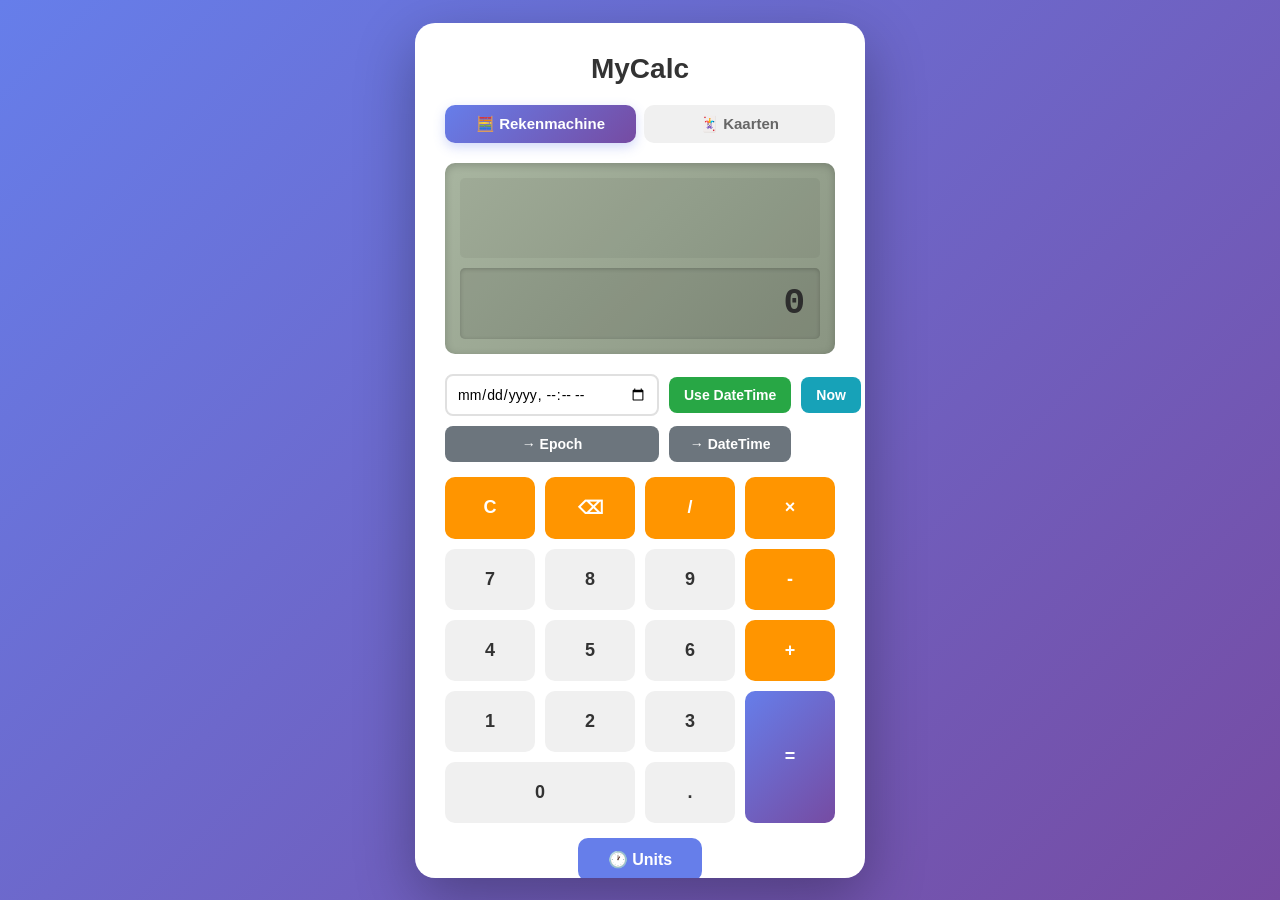
<file: index.html>
<!DOCTYPE html>
<html lang="en">
<head>
    <meta charset="UTF-8">
    <meta name="viewport" content="width=device-width, initial-scale=1.0, user-scalable=no">
    <title>Calculator</title>

    <!-- iOS Web App -->
    <meta name="apple-mobile-web-app-capable" content="yes">
    <meta name="apple-mobile-web-app-status-bar-style" content="black-translucent">
    <meta name="apple-mobile-web-app-title" content="Calculator">

    <link rel="stylesheet" href="styles.css">
</head>
<body>
    <div class="container">
        <h1>MyCalc</h1>

        <!-- Tabs -->
        <div class="tabs">
            <button class="tab active" id="tab-calc" onclick="switchTab('calculator')">🧮 Rekenmachine</button>
            <button class="tab" id="tab-cards" onclick="switchTab('cards')">🃏 Kaarten</button>
        </div>

        <!-- Calculator Section -->
        <div id="calculator-section">

        <!-- Calculator -->
        <div class="calculator-display-container">
            <div class="history-log" id="history-log"></div>
            <div class="display">
                <div class="unit-display" id="unit-display"></div>
                <div class="operator-display" id="operator-display"></div>
                <div class="datetime-display" id="datetime-display"></div>
                <input type="text" id="display" readonly value="0">
            </div>
        </div>

        <!-- DateTime Input -->
        <div class="datetime-input-section">
            <input type="datetime-local" id="datetime-input" placeholder="Select date/time">
            <button onclick="useDatetime()" class="btn-datetime">Use DateTime</button>
            <button onclick="useNow()" class="btn-now">Now</button>
            <button onclick="toEpoch()" class="btn-convert">→ Epoch</button>
            <button onclick="toDatetime()" class="btn-convert">→ DateTime</button>
        </div>

        <div class="buttons">
            <button onclick="clearDisplay()" class="btn-operator">C</button>
            <button onclick="deleteLast()" class="btn-operator">⌫</button>
            <button onclick="appendOperator('/')" class="btn-operator">/</button>
            <button onclick="appendOperator('*')" class="btn-operator">×</button>

            <button onclick="appendNumber('7')" class="btn-number">7</button>
            <button onclick="appendNumber('8')" class="btn-number">8</button>
            <button onclick="appendNumber('9')" class="btn-number">9</button>
            <button onclick="appendOperator('-')" class="btn-operator">-</button>

            <button onclick="appendNumber('4')" class="btn-number">4</button>
            <button onclick="appendNumber('5')" class="btn-number">5</button>
            <button onclick="appendNumber('6')" class="btn-number">6</button>
            <button onclick="appendOperator('+')" class="btn-operator">+</button>

            <button onclick="appendNumber('1')" class="btn-number">1</button>
            <button onclick="appendNumber('2')" class="btn-number">2</button>
            <button onclick="appendNumber('3')" class="btn-number">3</button>
            <button onclick="calculate()" class="btn-equals" style="grid-row: span 2">=</button>

            <button onclick="appendNumber('0')" class="btn-number" style="grid-column: span 2">0</button>
            <button onclick="appendNumber('.')" class="btn-number">.</button>
        </div>

        <!-- Unit Conversion Row -->
        <div class="unit-buttons">
            <button onclick="showUnitMenu()" class="btn-unit-menu">🕐 Units</button>
        </div>

        <!-- Subtle Refresh Button -->
        <div class="refresh-container">
            <button onclick="refreshCalculator()" class="btn-refresh" title="Reset Calculator">⟳</button>
        </div>

        </div><!-- end calculator-section -->

        <!-- Conversation Cards Section -->
        <div id="cards-section" class="section-hidden">
            <div class="card-wrapper">
                <div class="card" id="conversation-card" onclick="flipCard()">
                    <div class="card-front" id="card-front">
                        <div class="card-emoji" id="card-emoji">🤔</div>
                        <div class="card-question" id="card-question">Laadt...</div>
                        <div class="card-tap" id="card-tap">👆 Tik om te omdraaien</div>
                    </div>
                    <div class="card-back" id="card-back">
                        <div class="card-back-emoji">💡</div>
                        <div class="card-hint" id="card-hint"></div>
                    </div>
                </div>
            </div>
            <div class="card-counter" id="card-counter">1 / 25</div>
            <div class="card-nav">
                <button onclick="prevCard()" class="btn-nav btn-arrow">‹</button>
                <button onclick="shuffleCards()" class="btn-nav btn-shuffle">🔀</button>
                <button onclick="nextCard()" class="btn-nav btn-arrow">›</button>
            </div>
        </div><!-- end cards-section -->

    </div>

    <!-- Unit Selection Popup (Modal) -->
    <div id="unit-modal" class="modal">
        <div class="modal-content">
            <div class="modal-header">
                <h3>Select Unit</h3>
                <button onclick="closeUnitMenu()" class="modal-close">×</button>
            </div>
            <div class="unit-grid">
                <button onclick="selectUnit('seconds')" class="btn-unit">sec</button>
                <button onclick="selectUnit('minutes')" class="btn-unit">min</button>
                <button onclick="selectUnit('hours')" class="btn-unit">hr</button>
                <button onclick="selectUnit('days')" class="btn-unit">day</button>
                <button onclick="selectUnit('weeks')" class="btn-unit">wk</button>
                <button onclick="selectUnit('months')" class="btn-unit">mo</button>
                <button onclick="selectUnit('years')" class="btn-unit">yr</button>
            </div>
        </div>
    </div>

    <script src="calculator.js"></script>
</body>
</html>
</file>
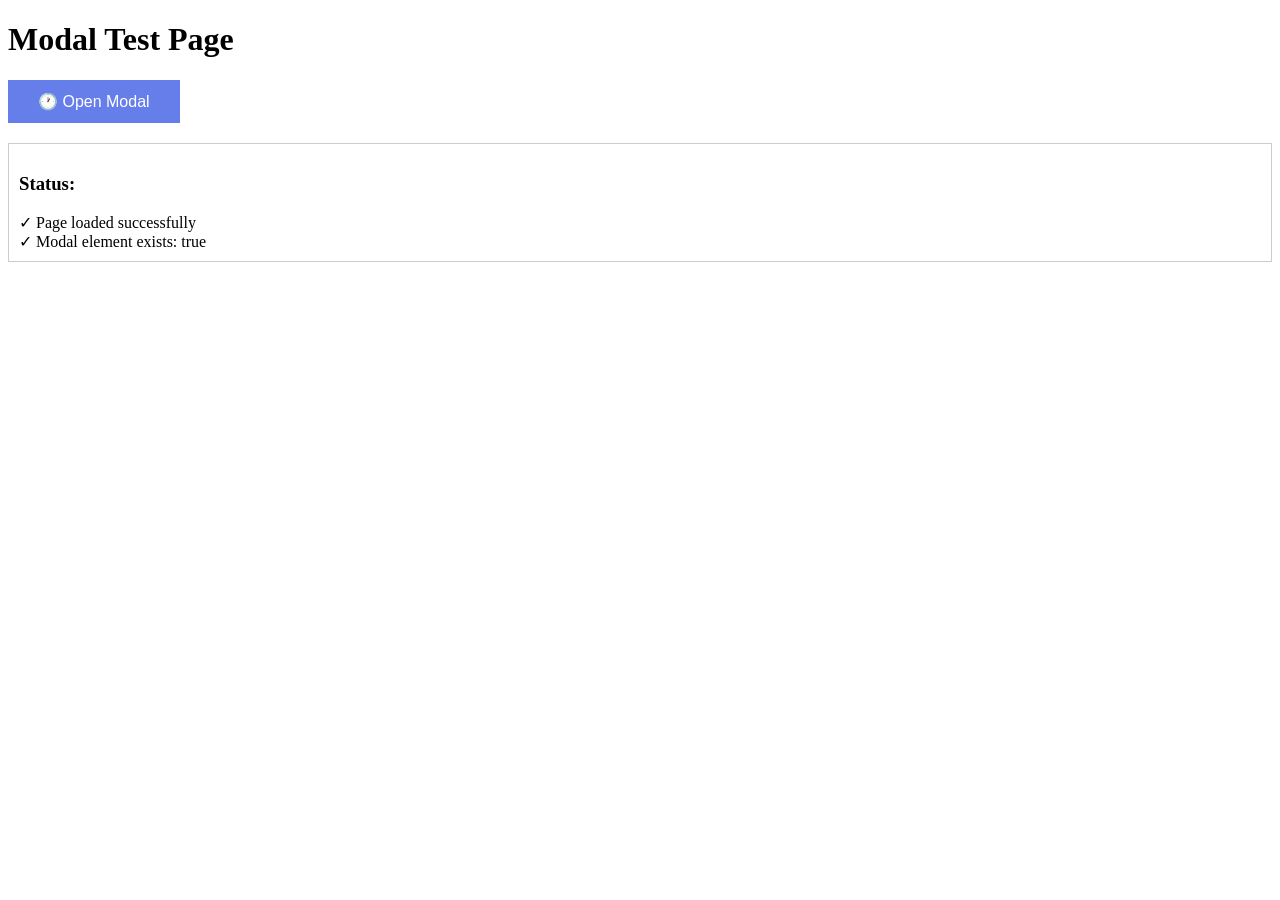
<file: test-modal.html>
<!DOCTYPE html>
<html lang="en">
<head>
    <meta charset="UTF-8">
    <meta name="viewport" content="width=device-width, initial-scale=1.0">
    <title>Modal Test</title>
    <style>
        .modal {
            position: fixed;
            z-index: 1000;
            left: 0;
            top: 0;
            width: 100%;
            height: 100%;
            background-color: rgba(0, 0, 0, 0.6);
            display: flex;
            justify-content: center;
            align-items: center;
            opacity: 0;
            visibility: hidden;
            transition: opacity 0.2s ease, visibility 0.2s ease;
        }

        .modal.show {
            opacity: 1;
            visibility: visible;
        }

        .modal-content {
            background: white;
            border-radius: 20px;
            padding: 20px;
            width: 90%;
            max-width: 400px;
        }

        .btn-unit-menu {
            padding: 12px 30px;
            font-size: 16px;
            background: #667eea;
            color: white;
            border: none;
            cursor: pointer;
        }
    </style>
</head>
<body>
    <h1>Modal Test Page</h1>
    <button onclick="showUnitMenu()" class="btn-unit-menu">🕐 Open Modal</button>

    <div id="unit-modal" class="modal">
        <div class="modal-content">
            <h3>Modal Content</h3>
            <p>This is a test modal</p>
            <button onclick="closeUnitMenu()">Close</button>
        </div>
    </div>

    <div id="status" style="margin-top: 20px; padding: 10px; border: 1px solid #ccc;">
        <h3>Status:</h3>
        <div id="log"></div>
    </div>

    <script>
        function showUnitMenu() {
            const modal = document.getElementById('unit-modal');
            const log = document.getElementById('log');
            if (modal) {
                modal.classList.add('show');
                log.innerHTML += `<div>✓ Modal opened, classes: ${modal.className}</div>`;
                console.log('Modal opened, classes:', modal.className);
            } else {
                log.innerHTML += '<div>✗ Modal element not found!</div>';
                console.error('Modal element not found!');
            }
        }

        function closeUnitMenu() {
            const modal = document.getElementById('unit-modal');
            const log = document.getElementById('log');
            if (modal) {
                modal.classList.remove('show');
                log.innerHTML += `<div>✓ Modal closed, classes: ${modal.className}</div>`;
                console.log('Modal closed');
            }
        }

        // Click outside to close
        document.addEventListener('click', (e) => {
            const modal = document.getElementById('unit-modal');
            if (e.target === modal) {
                closeUnitMenu();
            }
        });

        // Test on load
        window.onload = function() {
            const log = document.getElementById('log');
            log.innerHTML += '<div>✓ Page loaded successfully</div>';
            log.innerHTML += `<div>✓ Modal element exists: ${document.getElementById('unit-modal') !== null}</div>`;
        };
    </script>
</body>
</html>
</file>
<file: styles.css>
* {
    margin: 0;
    padding: 0;
    box-sizing: border-box;
}

body {
    font-family: 'Segoe UI', Tahoma, Geneva, Verdana, sans-serif;
    background: linear-gradient(135deg, #667eea 0%, #764ba2 100%);
    min-height: 100vh;
    display: flex;
    justify-content: center;
    align-items: center;
    padding: 10px;
    overflow-y: auto;
}

.container {
    background: white;
    border-radius: 20px;
    box-shadow: 0 20px 60px rgba(0, 0, 0, 0.3);
    padding: 30px;
    max-width: 450px;
    width: 100%;
    max-height: 95vh;
    overflow-y: auto;
    margin: auto;
}

h1 {
    text-align: center;
    color: #333;
    margin-bottom: 20px;
    font-size: 28px;
}

/* Basic Calculator */
.calculator-display-container {
    background: linear-gradient(135deg, #a8b5a0 0%, #8a9582 100%);
    border-radius: 10px;
    padding: 15px;
    margin-bottom: 20px;
    box-shadow: inset 0 2px 8px rgba(0, 0, 0, 0.2);
}

.history-log {
    min-height: 80px;
    max-height: 120px;
    overflow-y: auto;
    background: rgba(0, 0, 0, 0.05);
    border-radius: 5px;
    padding: 10px;
    margin-bottom: 10px;
    font-family: 'Courier New', monospace;
}

.history-log::-webkit-scrollbar {
    width: 6px;
}

.history-log::-webkit-scrollbar-track {
    background: rgba(0, 0, 0, 0.1);
    border-radius: 3px;
}

.history-log::-webkit-scrollbar-thumb {
    background: rgba(0, 0, 0, 0.3);
    border-radius: 3px;
}

.history-entry {
    color: #3a3a3a;
    font-size: 14px;
    padding: 3px 0;
    text-align: right;
}

.display {
    margin: 0;
    position: relative;
}

.unit-display {
    position: absolute;
    top: 8px;
    left: 10px;
    font-size: 12px;
    color: #4a4a4a;
    font-weight: bold;
    background: rgba(255, 255, 255, 0.3);
    padding: 2px 6px;
    border-radius: 3px;
    display: none;
}

.operator-display {
    position: absolute;
    top: 8px;
    right: 10px;
    font-size: 20px;
    color: #ff9500;
    font-weight: bold;
    background: rgba(255, 255, 255, 0.5);
    padding: 4px 10px;
    border-radius: 5px;
    display: none;
}

.datetime-display {
    position: absolute;
    bottom: 8px;
    left: 10px;
    font-size: 10px;
    color: #3a3a3a;
    background: rgba(255, 255, 255, 0.4);
    padding: 2px 6px;
    border-radius: 3px;
    display: none;
    max-width: 80%;
    white-space: nowrap;
    overflow: hidden;
    text-overflow: ellipsis;
}

#display {
    width: 100%;
    padding: 15px;
    font-size: 36px;
    text-align: right;
    border: none;
    border-radius: 5px;
    background: rgba(0, 0, 0, 0.1);
    font-family: 'Courier New', monospace;
    color: #2d2d2d;
    font-weight: bold;
    box-shadow: inset 0 1px 4px rgba(0, 0, 0, 0.2);
}

/* DateTime Input */
.datetime-input-section {
    display: grid;
    grid-template-columns: 1fr auto auto;
    gap: 10px;
    margin-bottom: 15px;
    align-items: center;
}

#datetime-input {
    padding: 10px;
    border: 2px solid #e0e0e0;
    border-radius: 8px;
    font-size: 14px;
    font-family: 'Segoe UI', Tahoma, Geneva, Verdana, sans-serif;
}

.btn-datetime,
.btn-now,
.btn-convert {
    padding: 10px 15px;
    font-size: 14px;
    border-radius: 8px;
    font-weight: 600;
    border: none;
    cursor: pointer;
    transition: all 0.2s ease;
    white-space: nowrap;
}

.btn-datetime {
    background: #28a745;
    color: white;
}

.btn-datetime:hover {
    background: #218838;
    transform: translateY(-2px);
    box-shadow: 0 4px 8px rgba(0, 0, 0, 0.1);
}

.btn-now {
    background: #17a2b8;
    color: white;
}

.btn-now:hover {
    background: #138496;
    transform: translateY(-2px);
    box-shadow: 0 4px 8px rgba(0, 0, 0, 0.1);
}

.btn-convert {
    background: #6c757d;
    color: white;
}

.btn-convert:hover {
    background: #5a6268;
    transform: translateY(-2px);
    box-shadow: 0 4px 8px rgba(0, 0, 0, 0.1);
}

.buttons {
    display: grid;
    grid-template-columns: repeat(4, 1fr);
    gap: 10px;
}

button {
    padding: 20px;
    font-size: 18px;
    border: none;
    border-radius: 10px;
    cursor: pointer;
    transition: all 0.2s ease;
    font-weight: 600;
}

button:hover {
    transform: translateY(-2px);
    box-shadow: 0 4px 12px rgba(0, 0, 0, 0.15);
}

button:active {
    transform: translateY(0);
}

.btn-number {
    background: #f0f0f0;
    color: #333;
}

.btn-number:hover {
    background: #e0e0e0;
}

.btn-operator {
    background: #ff9500;
    color: white;
}

.btn-operator:hover {
    background: #e68600;
}

.btn-equals {
    background: linear-gradient(135deg, #667eea 0%, #764ba2 100%);
    color: white;
}

.btn-equals:hover {
    background: linear-gradient(135deg, #5568d3 0%, #63408b 100%);
}

/* Unit Conversion */
.unit-buttons {
    margin-top: 15px;
    display: flex;
    justify-content: center;
}

.btn-unit-menu {
    padding: 12px 30px;
    font-size: 16px;
    border-radius: 10px;
    font-weight: 600;
    background: #667eea;
    color: white;
    border: none;
    cursor: pointer;
    transition: all 0.2s ease;
}

.btn-unit-menu:hover {
    background: #5568d3;
    transform: translateY(-2px);
    box-shadow: 0 4px 12px rgba(0, 0, 0, 0.15);
}

/* Modal */
.modal {
    position: fixed;
    z-index: 1000;
    left: 0;
    top: 0;
    width: 100%;
    height: 100%;
    background-color: rgba(0, 0, 0, 0.6);
    display: flex;
    justify-content: center;
    align-items: center;
    opacity: 0;
    visibility: hidden;
    transition: opacity 0.2s ease, visibility 0.2s ease;
}

.modal.show {
    opacity: 1;
    visibility: visible;
}

.modal-content {
    background: white;
    border-radius: 20px;
    padding: 0;
    width: 90%;
    max-width: 400px;
    max-height: 80vh;
    overflow-y: auto;
    box-shadow: 0 10px 40px rgba(0, 0, 0, 0.3);
    transform: translateY(30px);
    transition: transform 0.3s ease;
}

.modal.show .modal-content {
    transform: translateY(0);
}

.modal-header {
    display: flex;
    justify-content: space-between;
    align-items: center;
    padding: 20px 25px;
    border-bottom: 2px solid #f0f0f0;
}

.modal-header h3 {
    margin: 0;
    color: #333;
    font-size: 20px;
}

.modal-close {
    background: none;
    border: none;
    font-size: 32px;
    color: #999;
    cursor: pointer;
    padding: 0;
    width: 32px;
    height: 32px;
    line-height: 28px;
    transition: all 0.2s ease;
}

.modal-close:hover {
    color: #667eea;
    transform: rotate(90deg);
    box-shadow: none;
}

.unit-grid {
    display: grid;
    grid-template-columns: repeat(3, 1fr);
    gap: 12px;
    padding: 25px;
}

.btn-unit {
    padding: 18px;
    font-size: 16px;
    border-radius: 12px;
    font-weight: 600;
    background: #f0f0f0;
    color: #333;
    border: none;
    cursor: pointer;
    transition: all 0.2s ease;
}

.btn-unit:hover {
    background: #667eea;
    color: white;
    transform: translateY(-3px);
    box-shadow: 0 6px 16px rgba(102, 126, 234, 0.3);
}

.btn-unit:active {
    transform: translateY(-1px);
}

/* Refresh Button */
.refresh-container {
    margin-top: 20px;
    text-align: center;
    padding-bottom: 10px;
}

.btn-refresh {
    background: transparent;
    border: none;
    color: #999;
    font-size: 20px;
    cursor: pointer;
    padding: 8px 12px;
    opacity: 0.3;
    transition: all 0.2s ease;
    border-radius: 50%;
}

.btn-refresh:hover {
    opacity: 0.8;
    color: #667eea;
    transform: rotate(180deg);
    box-shadow: none;
}

.btn-refresh:active {
    transform: rotate(180deg) scale(0.9);
}

/* ===== Tabs ===== */
.tabs {
    display: flex;
    gap: 8px;
    margin-bottom: 20px;
}

.tab {
    flex: 1;
    padding: 10px 12px;
    border: none;
    border-radius: 10px;
    font-size: 15px;
    font-weight: 600;
    cursor: pointer;
    background: #f0f0f0;
    color: #666;
    transition: all 0.2s ease;
}

.tab:hover {
    background: #e2e2e2;
    transform: none;
    box-shadow: none;
}

.tab.active {
    background: linear-gradient(135deg, #667eea 0%, #764ba2 100%);
    color: white;
    box-shadow: 0 4px 12px rgba(102, 126, 234, 0.3);
}

/* ===== Section Toggle ===== */
.section-hidden {
    display: none;
}

/* ===== Conversation Cards ===== */
.card-wrapper {
    perspective: 1200px;
    width: 100%;
    height: 260px;
    margin-bottom: 18px;
}

.card {
    width: 100%;
    height: 100%;
    position: relative;
    transform-style: preserve-3d;
    transition: transform 0.6s cubic-bezier(0.4, 0.2, 0.2, 1);
    cursor: pointer;
    border-radius: 22px;
}

.card.flipped {
    transform: rotateY(180deg);
}

.card-front,
.card-back {
    position: absolute;
    width: 100%;
    height: 100%;
    backface-visibility: hidden;
    border-radius: 22px;
    display: flex;
    flex-direction: column;
    align-items: center;
    justify-content: center;
    padding: 28px 24px;
    color: white;
    box-shadow: 0 12px 40px rgba(0, 0, 0, 0.22);
    background: linear-gradient(135deg, #667eea 0%, #764ba2 100%);
    text-shadow: 0 1px 4px rgba(0, 0, 0, 0.25);
}

.card-back {
    transform: rotateY(180deg);
    background: linear-gradient(135deg, #764ba2 0%, #667eea 100%);
}

/* Card Front */
.card-emoji {
    font-size: 44px;
    margin-bottom: 10px;
    filter: drop-shadow(0 2px 4px rgba(0,0,0,0.2));
}

.card-question {
    font-size: 18px;
    font-weight: 600;
    text-align: center;
    line-height: 1.45;
    max-width: 90%;
}

.card-tap {
    position: absolute;
    bottom: 16px;
    font-size: 12px;
    opacity: 0.75;
    font-style: italic;
    animation: pulse-tap 2s ease-in-out infinite;
}

@keyframes pulse-tap {
    0%, 100% { opacity: 0.75; }
    50%      { opacity: 0.4; }
}

/* Card Back */
.card-back-emoji {
    font-size: 34px;
    margin-bottom: 8px;
}

.card-hint {
    font-size: 16px;
    text-align: center;
    line-height: 1.5;
    max-width: 90%;
    opacity: 0.95;
}

/* Card Navigation */
.card-counter {
    text-align: center;
    color: #999;
    font-size: 14px;
    margin-bottom: 14px;
    letter-spacing: 1px;
}

.card-nav {
    display: flex;
    justify-content: center;
    align-items: center;
    gap: 14px;
}

.btn-nav {
    width: 50px;
    height: 50px;
    border-radius: 50%;
    border: none;
    font-size: 24px;
    cursor: pointer;
    display: flex;
    align-items: center;
    justify-content: center;
    transition: all 0.2s ease;
    line-height: 1;
}

.btn-arrow {
    background: #f0f0f0;
    color: #444;
}

.btn-arrow:hover {
    background: linear-gradient(135deg, #667eea 0%, #764ba2 100%);
    color: white;
    transform: scale(1.12);
    box-shadow: 0 4px 14px rgba(102, 126, 234, 0.35);
}

.btn-shuffle {
    background: linear-gradient(135deg, #667eea 0%, #764ba2 100%);
    color: white;
    font-size: 18px;
}

.btn-shuffle:hover {
    transform: scale(1.12) rotate(180deg);
    box-shadow: 0 4px 14px rgba(102, 126, 234, 0.35);
}

/* Card entrance pop */
@keyframes card-pop {
    0%   { transform: scale(0.92); opacity: 0.6; }
    60%  { transform: scale(1.03); }
    100% { transform: scale(1);    opacity: 1; }
}

.card-pop {
    animation: card-pop 0.35s cubic-bezier(0.34, 1.56, 0.64, 1) forwards;
}

/* Responsive Design */
@media (max-width: 600px) {
    body {
        padding: 5px;
        align-items: flex-start;
    }

    .container {
        padding: 15px;
        border-radius: 15px;
        max-height: 98vh;
        margin: 5px auto;
    }

    h1 {
        font-size: 22px;
        margin-bottom: 15px;
    }

    button {
        padding: 12px;
        font-size: 15px;
    }

    .btn-unit-menu {
        padding: 10px 20px;
        font-size: 14px;
    }

    .unit-grid {
        grid-template-columns: repeat(2, 1fr);
        padding: 20px;
        gap: 10px;
    }

    .btn-unit {
        padding: 15px;
        font-size: 14px;
    }

    .modal-content {
        width: 95%;
    }

    .operator-display {
        font-size: 18px;
        padding: 3px 8px;
    }

    #display {
        font-size: 24px;
        padding: 10px;
    }

    .calculator-display-container {
        padding: 12px;
        margin-bottom: 15px;
    }

    .history-log {
        min-height: 50px;
        max-height: 80px;
        font-size: 11px;
        padding: 8px;
    }

    .history-entry {
        font-size: 11px;
    }

    .unit-display {
        font-size: 10px;
        top: 6px;
        left: 8px;
    }

    .datetime-display {
        font-size: 9px;
        bottom: 6px;
        left: 8px;
    }

    .datetime-input-section {
        grid-template-columns: 1fr;
        gap: 8px;
    }

    #datetime-input {
        font-size: 13px;
        padding: 8px;
    }

    .btn-datetime,
    .btn-now,
    .btn-convert {
        padding: 10px;
        font-size: 13px;
    }

    /* Cards responsive 600px */
    .card-wrapper {
        height: 230px;
    }

    .card-question {
        font-size: 16px;
    }

    .card-emoji {
        font-size: 38px;
    }

    .btn-nav {
        width: 44px;
        height: 44px;
        font-size: 22px;
    }
}

@media (max-width: 360px) {
    .container {
        padding: 10px;
    }

    h1 {
        font-size: 20px;
        margin-bottom: 10px;
    }

    button {
        padding: 10px;
        font-size: 14px;
    }

    #display {
        font-size: 20px;
        padding: 8px;
    }

    .calculator-display-container {
        padding: 10px;
    }

    .history-log {
        min-height: 40px;
        max-height: 60px;
        font-size: 10px;
        padding: 6px;
    }

    .history-entry {
        font-size: 10px;
    }

    .btn-unit-menu {
        padding: 8px 16px;
        font-size: 13px;
    }

    .unit-grid {
        padding: 15px;
        gap: 8px;
    }

    .btn-unit {
        padding: 12px;
        font-size: 13px;
    }

    .unit-display {
        font-size: 9px;
        top: 5px;
        left: 6px;
    }

    .operator-display {
        font-size: 16px;
        padding: 2px 6px;
    }

    .datetime-display {
        font-size: 8px;
        bottom: 5px;
        left: 6px;
    }

    #datetime-input {
        font-size: 12px;
        padding: 7px;
    }

    .btn-datetime,
    .btn-now,
    .btn-convert {
        padding: 8px;
        font-size: 12px;
    }

    /* Cards responsive 360px */
    .card-wrapper {
        height: 210px;
    }

    .card-question {
        font-size: 15px;
    }

    .card-emoji {
        font-size: 34px;
        margin-bottom: 6px;
    }

    .card-hint {
        font-size: 14px;
    }

    .btn-nav {
        width: 40px;
        height: 40px;
        font-size: 20px;
    }

    .tab {
        font-size: 14px;
        padding: 9px 8px;
    }
}
</file>
